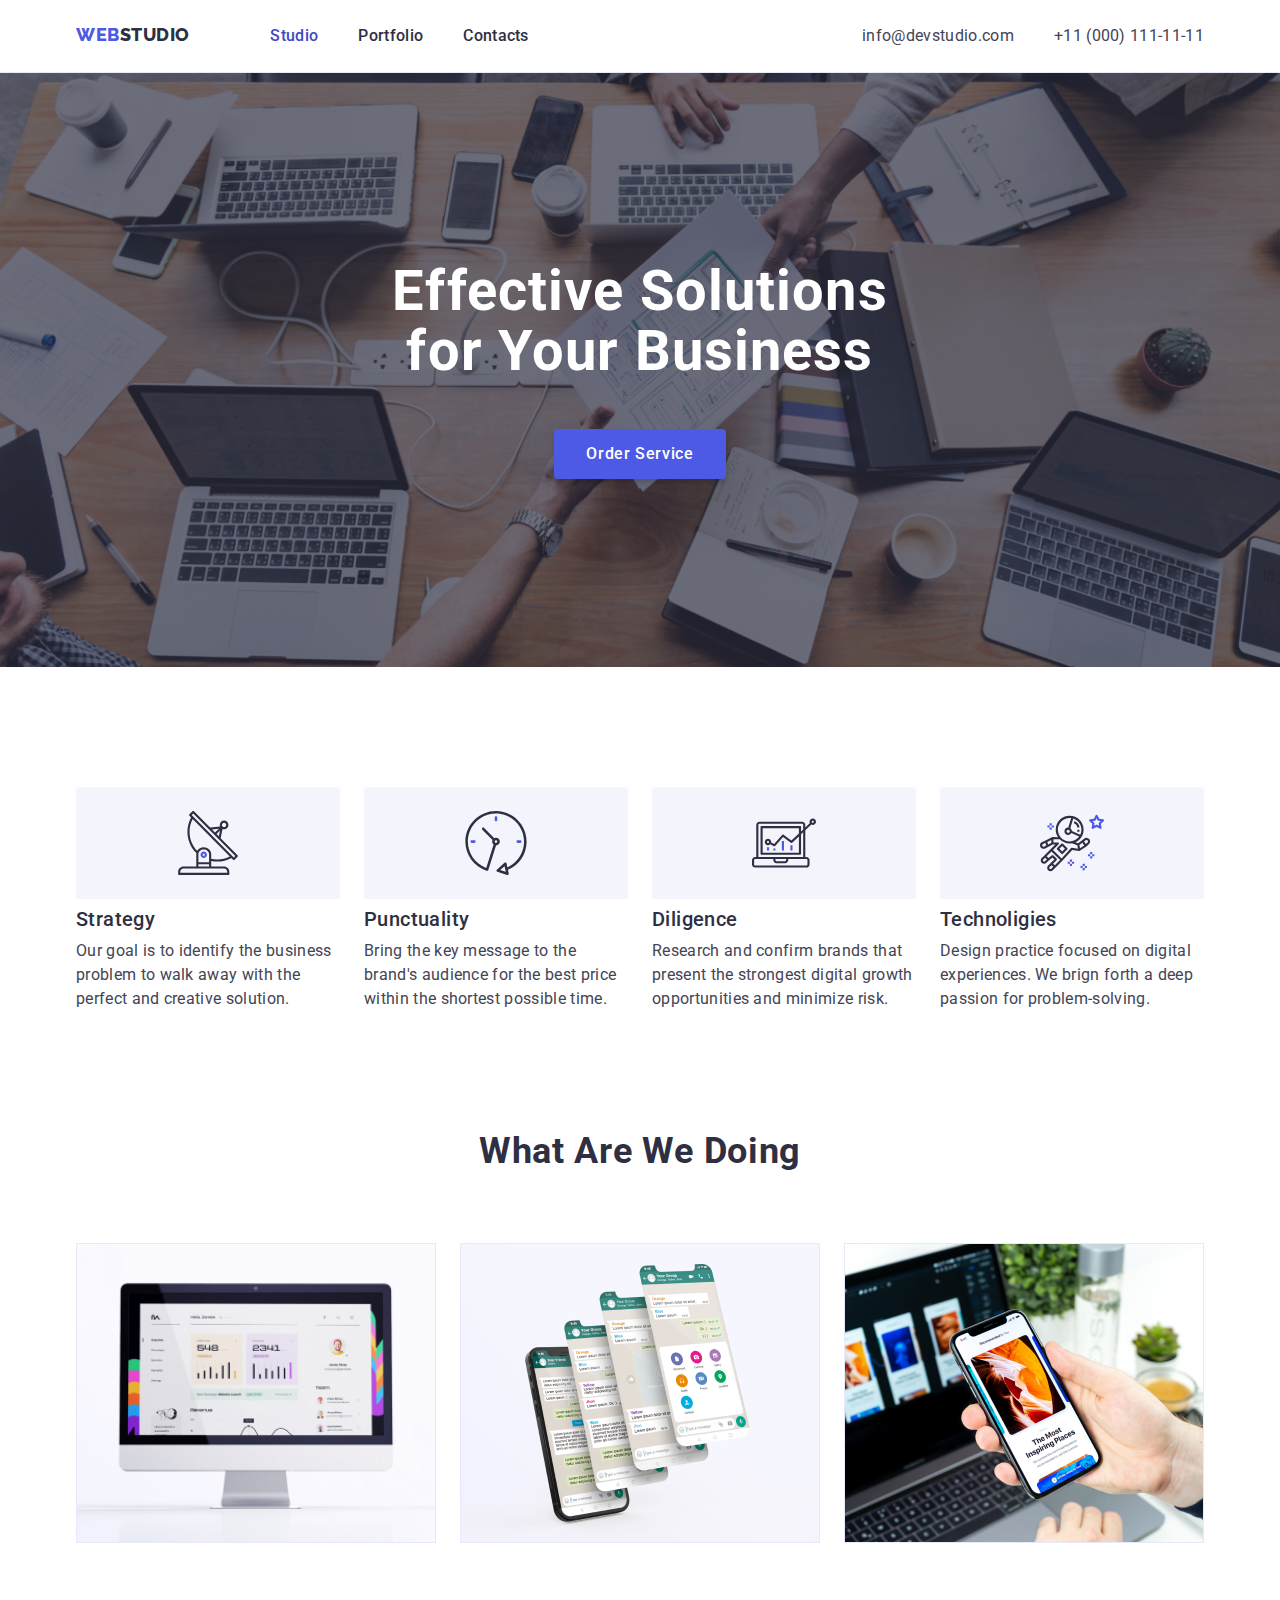
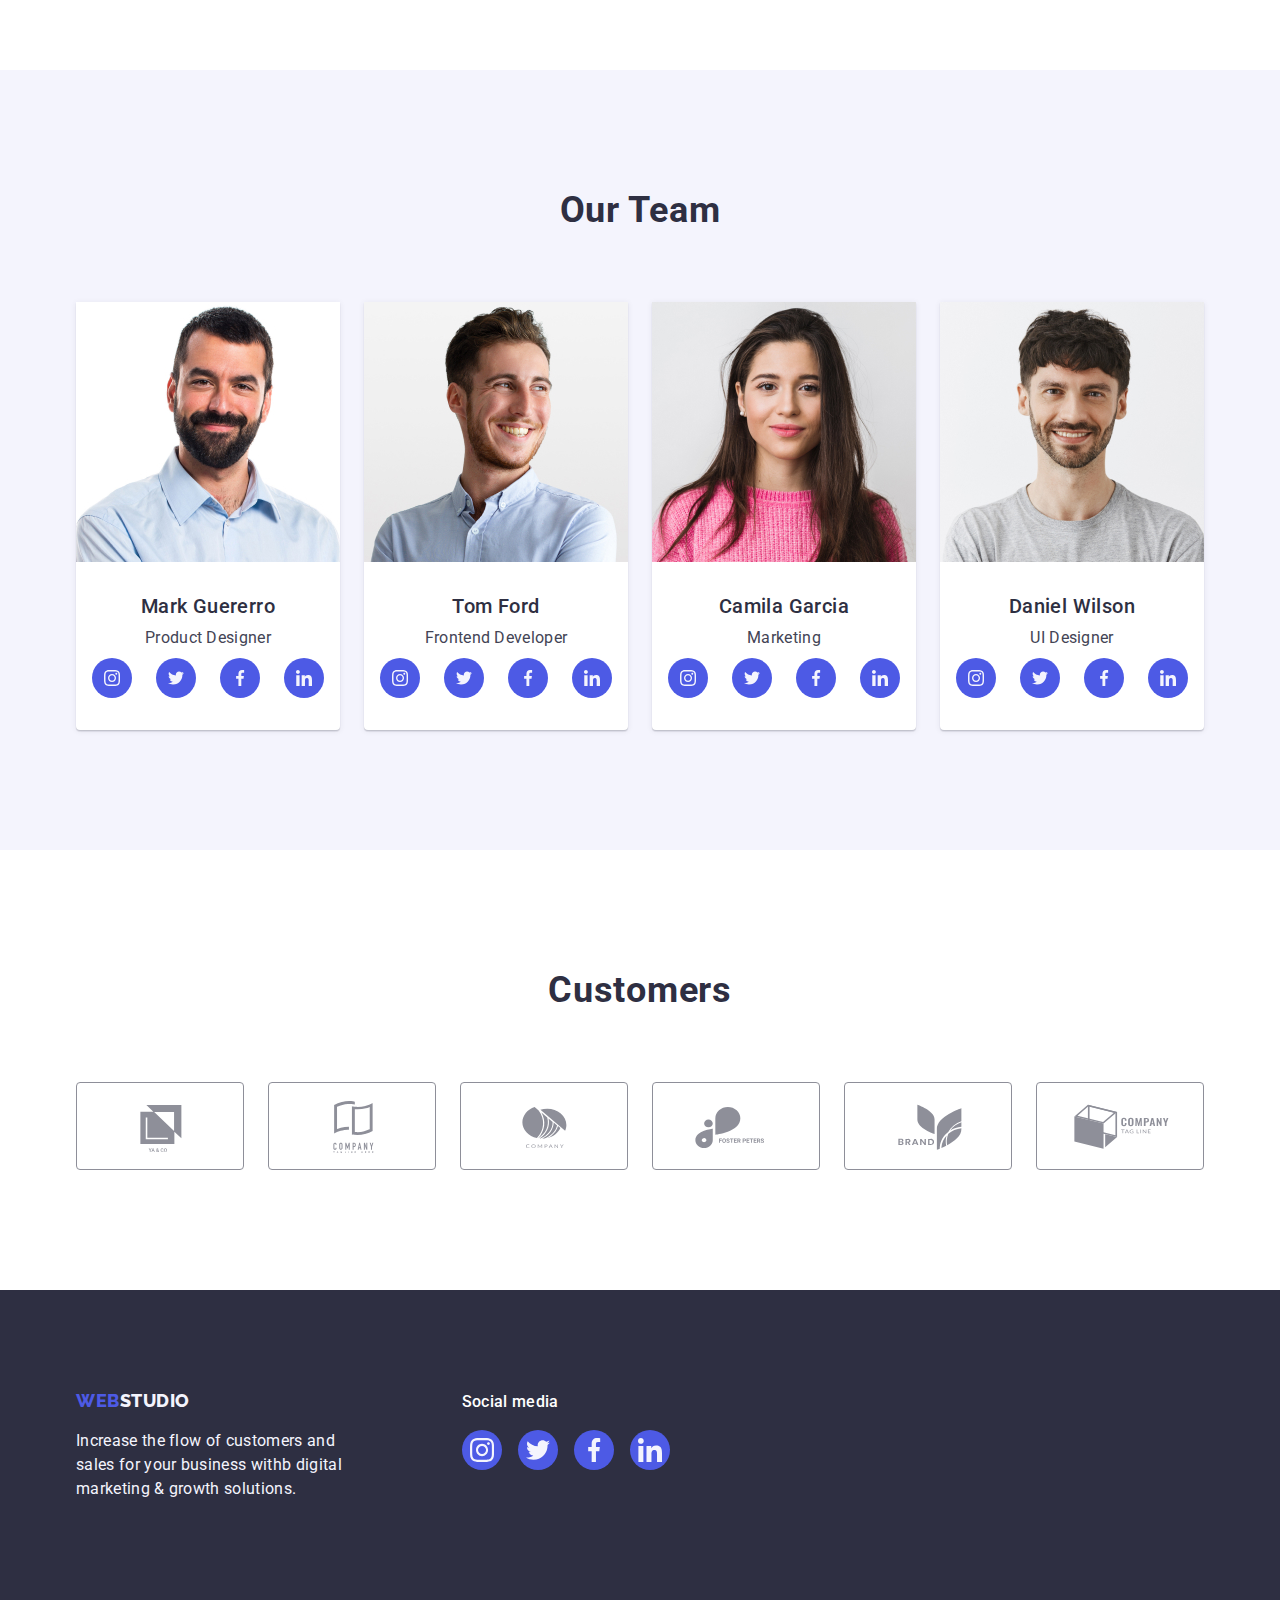
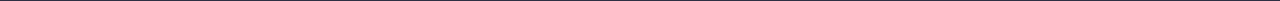
<file: index.html>
<!DOCTYPE html>
<html lang="en">
  <head>
    <meta charset="UTF-8" />
    <meta name="viewport" content="width=device-width, initial-scale=1.0" />
    <title>Go IT WEBSTUDIO - Homework4</title>
    <link
      rel="stylesheet"
      href="https://cdnjs.cloudflare.com/ajax/libs/modern-normalize/2.0.0/modern-normalize.min.css"
    />
    <link rel="stylesheet" href="./css/styles.css" />
    <link
      rel="stylesheet"
      href="https://fonts.googleapis.com/css2?family=Raleway:wght@800&family=Roboto:wght@400;500;700;900&display=swap"
    />
  </head>
  <body>
    <header class="header">
      <div class="container header-container">
        <nav>
          <a href="./index.html" class="logo">
            <span class="weblogo">WEB</span
            ><span class="studiologo">STUDIO</span>
          </a>
          <ul class="nav list">
            <li>
              <a href="./index.html" class="linkpage link-active">Studio</a>
            </li>
            <li>
              <a href="./portfolio.html" class="linkpage">Portfolio</a>
            </li>
            <li><a href="#" class="linkpage">Contacts</a></li>
          </ul>
        </nav>
        <ul class="contactinfo list">
          <li>
            <a href="mailto:info@devstudio.com" class="contacts"
              >info@devstudio.com</a
            >
          </li>
          <li>
            <a href="tel:+110001111111" class="contacts">+11 (000) 111-11-11</a>
          </li>
        </ul>
      </div>
    </header>

    <main>
      <section class="hero">
        <div class="container hero-container">
          <h1 class="sec1-title">Effective Solutions<br />for Your Business</h1>
          <button type="button" class="order-button">Order Service</button>
        </div>
      </section>
      <section class="section">
        <div class="container">
          <ul class="list about-list">
            <li>
              <div class="about-svg">
                <svg class="about-svg_box">
                  <use href="./images/icons.svg#antenna"></use>
                </svg>
              </div>
              <h3 class="about-title">Strategy</h3>
              <p class="about-description">
                Our goal is to identify the business problem to walk away with
                the perfect and creative solution.
              </p>
            </li>
            <li>
              <div class="about-svg">
                <svg class="about-svg_box">
                  <use href="./images/icons.svg#clock"></use>
                </svg>
              </div>
              <h3 class="about-title">Punctuality</h3>
              <p class="about-description">
                Bring the key message to the brand's audience for the best price
                within the shortest possible time.
              </p>
            </li>
            <li>
              <div class="about-svg">
                <svg class="about-svg_box">
                  <use href="./images/icons.svg#diagram"></use>
                </svg>
              </div>
              <h3 class="about-title">Diligence</h3>
              <p class="about-description">
                Research and confirm brands that present the strongest digital
                growth opportunities and minimize risk.
              </p>
            </li>
            <li>
              <div class="about-svg">
                <svg class="about-svg_box">
                  <use href="./images/icons.svg#astronaut"></use>
                </svg>
              </div>
              <h3 class="about-title">Technoligies</h3>
              <p class="about-description">
                Design practice focused on digital experiences. We brign forth a
                deep passion for problem-solving.
              </p>
            </li>
          </ul>
        </div>
      </section>
      <section class="section section-no-top-padding">
        <div class="container">
          <h2 class="section-title">What Are We Doing</h2>
          <ul class="list service-list">
            <li>
              <img
                src="images/what-we-do-1.jpg"
                alt="desktop app"
                width="360"
                height="300"
              />
            </li>
            <li>
              <img
                src="images/what-we-do-2.jpg"
                alt="phone app"
                width="360"
                height="300"
              />
            </li>
            <li>
              <img
                src="images/what-we-do-3.jpg"
                alt="sync bet. devices"
                width="360"
                height="300"
              />
            </li>
          </ul>
        </div>
      </section>
      <section class="section team">
        <div class="container">
          <h2 class="section-title">Our Team</h2>
          <ul class="list team-list">
            <li class="team-item">
              <img
                src="images/our-team-1.jpg"
                alt="Mark Guerrero"
                width="264"
              />
              <h3 class="team-members">Mark Guererro</h3>
              <p class="team-jobrole">Product Designer</p>
              <ul class="team-social list">
                <li>
                  <a href="#" class="team-social-link">
                    <svg class="team-social-link_box">
                      <use href="./images/icons.svg#instagram"></use>
                    </svg>
                  </a>
                </li>
                <li>
                  <a href="#" class="team-social-link">
                    <svg class="team-social-link_box">
                      <use href="./images/icons.svg#twitter"></use>
                    </svg>
                  </a>
                </li>
                <li>
                  <a href="#" class="team-social-link">
                    <svg class="team-social-link_box">
                      <use href="./images/icons.svg#facebook"></use>
                    </svg>
                  </a>
                </li>
                <li>
                  <a href="#" class="team-social-link">
                    <svg class="team-social-link_box">
                      <use href="./images/icons.svg#linkedin"></use>
                    </svg>
                  </a>
                </li>
              </ul>
            </li>
            <li class="team-item">
              <img src="images/our-team-2.jpg" alt="Tom Ford" width="264" />
              <h3 class="team-members">Tom Ford</h3>
              <p class="team-jobrole">Frontend Developer</p>
              <ul class="team-social list">
                <li>
                  <a href="#" class="team-social-link">
                    <svg class="team-social-link_box">
                      <use href="./images/icons.svg#instagram"></use>
                    </svg>
                  </a>
                </li>
                <li>
                  <a href="#" class="team-social-link">
                    <svg class="team-social-link_box">
                      <use href="./images/icons.svg#twitter"></use>
                    </svg>
                  </a>
                </li>
                <li>
                  <a href="#" class="team-social-link">
                    <svg class="team-social-link_box">
                      <use href="./images/icons.svg#facebook"></use>
                    </svg>
                  </a>
                </li>
                <li>
                  <a href="#" class="team-social-link">
                    <svg class="team-social-link_box">
                      <use href="./images/icons.svg#linkedin"></use>
                    </svg>
                  </a>
                </li>
              </ul>
            </li>
            <li class="team-item">
              <img
                src="images/our-team-3.jpg"
                alt="Camila Garcia"
                width="264"
              />
              <h3 class="team-members">Camila Garcia</h3>
              <p class="team-jobrole">Marketing</p>
              <ul class="team-social list">
                <li>
                  <a href="#" class="team-social-link">
                    <svg class="team-social-link_box">
                      <use href="./images/icons.svg#instagram"></use>
                    </svg>
                  </a>
                </li>
                <li>
                  <a href="#" class="team-social-link">
                    <svg class="team-social-link_box">
                      <use href="./images/icons.svg#twitter"></use>
                    </svg>
                  </a>
                </li>
                <li>
                  <a href="#" class="team-social-link">
                    <svg class="team-social-link_box">
                      <use href="./images/icons.svg#facebook"></use>
                    </svg>
                  </a>
                </li>
                <li>
                  <a href="#" class="team-social-link">
                    <svg class="team-social-link_box">
                      <use href="./images/icons.svg#linkedin"></use>
                    </svg>
                  </a>
                </li>
              </ul>
            </li>
            <li class="team-item">
              <img
                src="images/our-team-4.jpg"
                alt="Daniel Wilson"
                width="264"
              />
              <h3 class="team-members">Daniel Wilson</h3>
              <p class="team-jobrole">UI Designer</p>
              <ul class="team-social list">
                <li>
                  <a href="#" class="team-social-link">
                    <svg class="team-social-link_box">
                      <use href="./images/icons.svg#instagram"></use>
                    </svg>
                  </a>
                </li>
                <li>
                  <a href="#" class="team-social-link">
                    <svg class="team-social-link_box">
                      <use href="./images/icons.svg#twitter"></use>
                    </svg>
                  </a>
                </li>
                <li>
                  <a href="#" class="team-social-link">
                    <svg class="team-social-link_box">
                      <use href="./images/icons.svg#facebook"></use>
                    </svg>
                  </a>
                </li>
                <li>
                  <a href="#" class="team-social-link">
                    <svg class="team-social-link_box">
                      <use href="./images/icons.svg#linkedin"></use>
                    </svg>
                  </a>
                </li>
              </ul>
            </li>
          </ul>
        </div>
      </section>
      <section class="section">
        <div class="container">
          <h2 class="section-title">Customers</h2>
        </div>
        <ul class="list customer">
          <li>
            <a href="#" class="customer-link">
              <svg class="customer-link_box">
                <use href="./images/icons.svg#customer-1"></use>
              </svg>
            </a>
          </li>
          <li>
            <a href="#" class="customer-link">
              <svg class="customer-link_box">
                <use href="./images/icons.svg#customer-2"></use>
              </svg>
            </a>
          </li>
          <li>
            <a href="#" class="customer-link">
              <svg class="customer-link_box">
                <use href="./images/icons.svg#customer-3"></use>
              </svg>
            </a>
          </li>
          <li>
            <a href="#" class="customer-link">
              <svg class="customer-link_box">
                <use href="./images/icons.svg#customer-4"></use>
              </svg>
            </a>
          </li>
          <li>
            <a href="#" class="customer-link">
              <svg class="customer-link_box">
                <use href="./images/icons.svg#customer-5"></use>
              </svg>
            </a>
          </li>
          <li>
            <a href="#" class="customer-link">
              <svg class="customer-link_box">
                <use href="./images/icons.svg#customer-6"></use>
              </svg>
            </a>
          </li>
        </ul>
      </section>
    </main>

    <footer class="footer">
      <div class="container row">
        <div class="footer-container">
          <a href="./index.html" class="logo">
            <span class="weblogo">WEB</span
            ><span class="studiologo2">STUDIO</span>
          </a>
          <p class="motto">
            Increase the flow of customers and <br />sales for your business
            withb digital<br />marketing & growth solutions.
          </p>
        </div>
        <div class="footer-container social-media-container">
          <p class="social-media">Social media</p>
          <ul class="footer-social list">
            <li>
              <a href="#" class="footer-social-link">
                <svg class="footer-social-link_box">
                  <use href="./images/icons.svg#instagram"></use>
                </svg>
              </a>
            </li>
            <li>
              <a href="#" class="footer-social-link">
                <svg class="footer-social-link_box">
                  <use href="./images/icons.svg#twitter"></use>
                </svg>
              </a>
            </li>
            <li>
              <a href="#" class="footer-social-link">
                <svg class="footer-social-link_box">
                  <use href="./images/icons.svg#facebook"></use>
                </svg>
              </a>
            </li>
            <li>
              <a href="#" class="footer-social-link">
                <svg class="footer-social-link_box">
                  <use href="./images/icons.svg#linkedin"></use>
                </svg>
              </a>
            </li>
          </ul>
        </div>
      </div>
    </footer>
  </body>
</html>
</file>
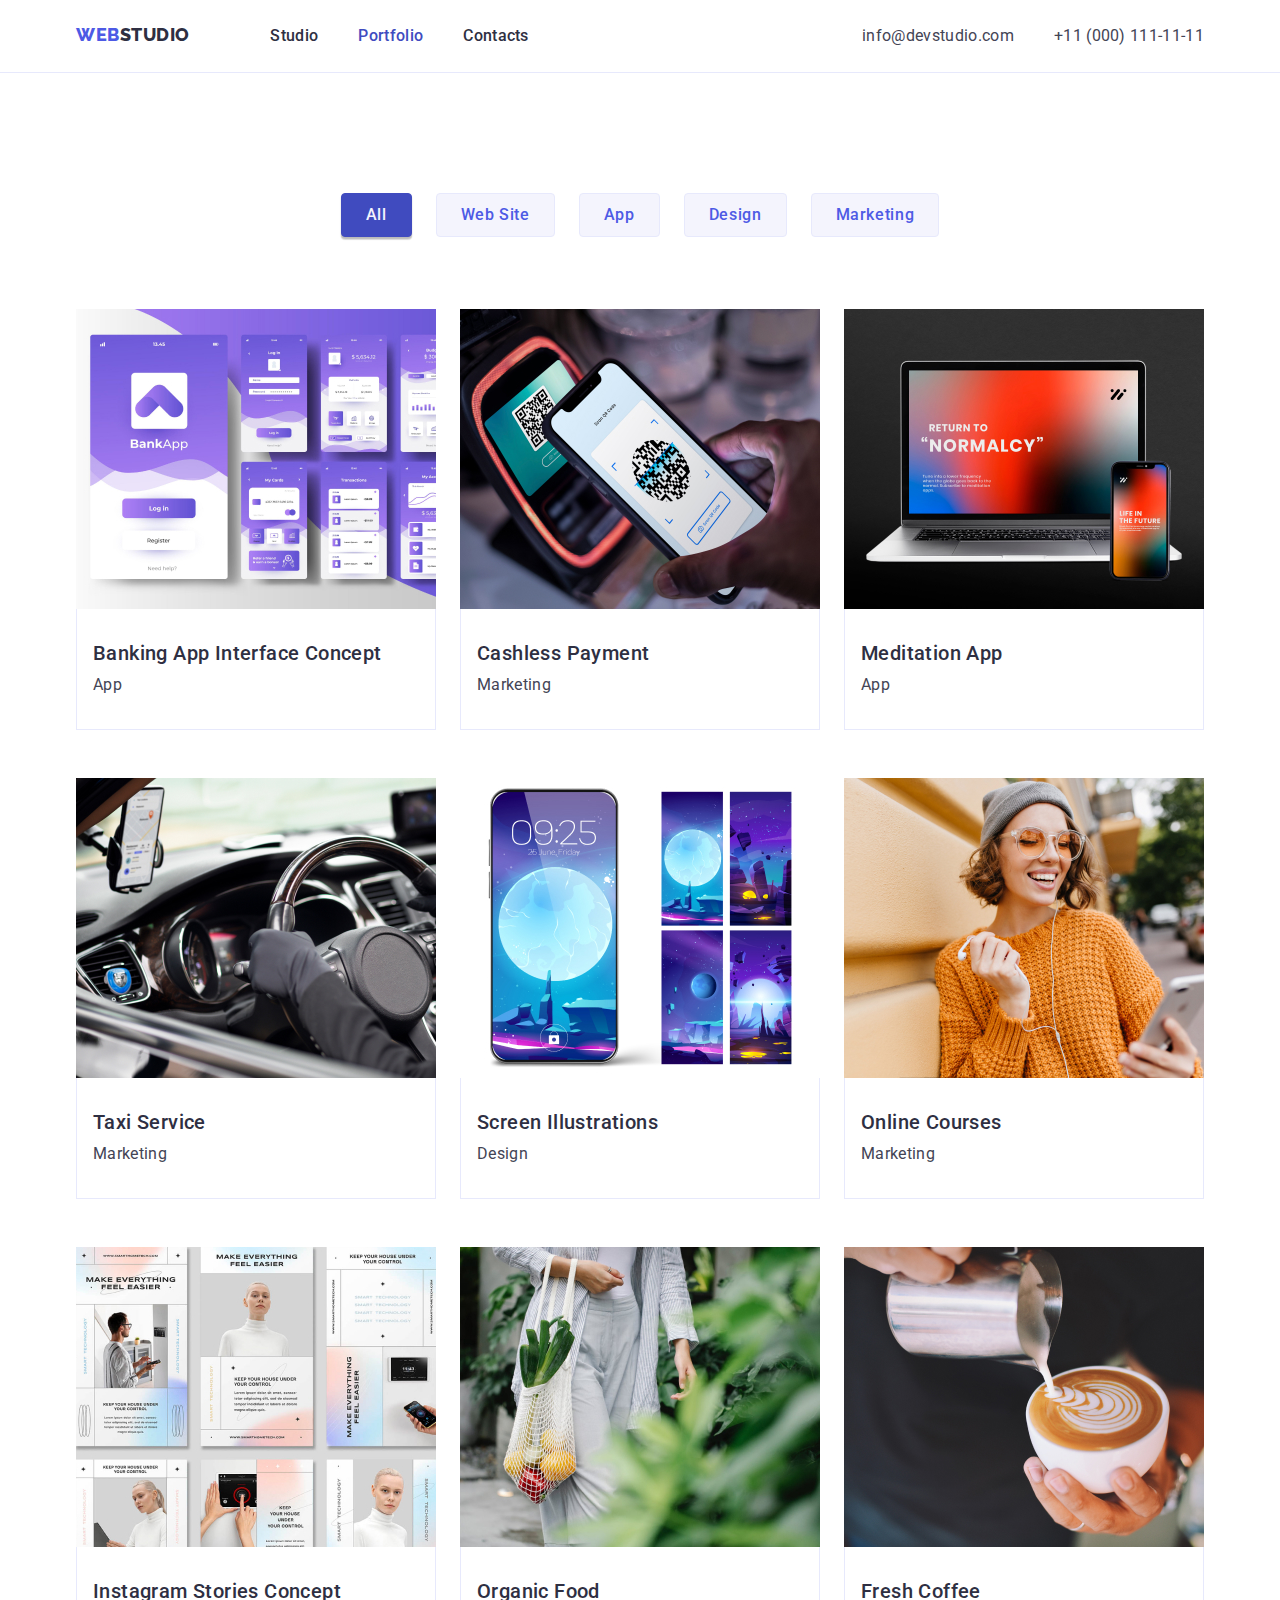
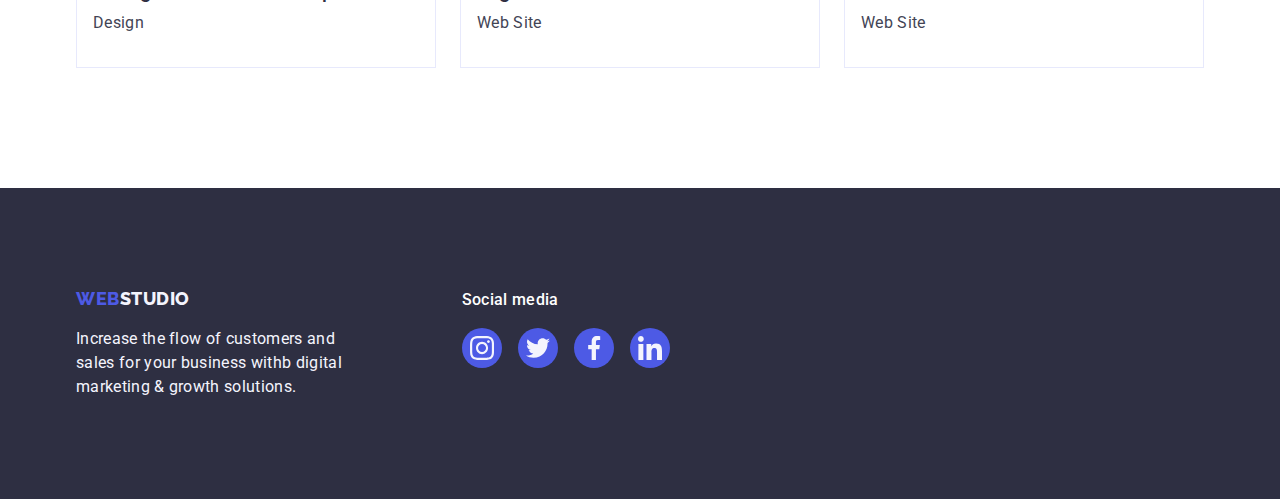
<file: portfolio.html>
<!DOCTYPE html>
<html lang="en">
  <head>
    <meta charset="UTF-8" />
    <meta name="viewport" content="width=device-width, initial-scale=1.0" />
    <title>Go IT WEBSTUDIO - Homework4</title>
    <link
      rel="stylesheet"
      href="https://cdnjs.cloudflare.com/ajax/libs/modern-normalize/2.0.0/modern-normalize.min.css"
    />
    <link rel="stylesheet" href="./css/styles.css" />
    <link
      rel="stylesheet"
      href="https://fonts.googleapis.com/css2?family=Raleway:wght@800&family=Roboto:wght@400;500;700;900&display=swap"
    />
  </head>
  <body>
    <header class="header">
      <div class="container header-container">
        <nav>
          <a href="./index.html" class="logo">
            <span class="weblogo">WEB</span
            ><span class="studiologo">STUDIO</span>
          </a>
          <ul class="nav list">
            <li><a href="./index.html" class="linkpage visited">Studio</a></li>
            <li>
              <a href="./portfolio.html" class="linkpage link-active"
                >Portfolio</a
              >
            </li>
            <li><a href="#" class="linkpage visited">Contacts</a></li>
          </ul>
        </nav>
        <ul class="contactinfo list">
          <li>
            <a href="mailto:info@devstudio.com" class="contacts"
              >info@devstudio.com</a
            >
          </li>
          <li>
            <a href="tel:+110001111111" class="contacts">+11 (000) 111-11-11</a>
          </li>
        </ul>
      </div>
    </header>

    <main>
      <section class="section">
        <div class="container portfolio-container">
          <ul class="list filter-list">
            <li>
              <button type="button" class="filter-button active-filter">
                All
              </button>
            </li>
            <li>
              <button type="button" class="filter-button">Web Site</button>
            </li>
            <li>
              <button type="button" class="filter-button">App</button>
            </li>
            <li>
              <button type="button" class="filter-button">Design</button>
            </li>
            <li>
              <button type="button" class="filter-button">Marketing</button>
            </li>
          </ul>
          <ul class="portfolio list">
            <li>
              <a href="#" class="portfolio-link">
                <img
                  src="images/project-1.jpg"
                  alt="bank app"
                  width="360"
                  height="300"
                />
                <div class="portfolio-meta">
                  <h3 class="portfolio-service">
                    Banking App Interface Concept
                  </h3>
                  <p class="portfolio-category">App</p>
                </div>
              </a>
            </li>
            <li>
              <a href="#" class="portfolio-link">
                <img
                  src="images/project-2.jpg"
                  alt="cashless"
                  width="360"
                  height="300"
                />
                <div class="portfolio-meta">
                  <h3 class="portfolio-service">Cashless Payment</h3>
                  <p class="portfolio-category">Marketing</p>
                </div>
              </a>
            </li>
            <li>
              <a href="#" class="portfolio-link">
                <img
                  src="images/project-3.jpg"
                  alt="meditation app"
                  width="360"
                  height="300"
                />
                <div class="portfolio-meta">
                  <h3 class="portfolio-service">Meditation App</h3>
                  <p class="portfolio-category">App</p>
                </div>
              </a>
            </li>
            <li>
              <a href="#" class="portfolio-link">
                <img
                  src="images/project-4.jpg"
                  alt="taxi service"
                  width="360"
                  height="300"
                />
                <div class="portfolio-meta">
                  <h3 class="portfolio-service">Taxi Service</h3>
                  <p class="portfolio-category">Marketing</p>
                </div>
              </a>
            </li>
            <li>
              <a href="#" class="portfolio-link">
                <img
                  src="images/project-5.jpg"
                  alt="screen illustrations"
                  width="360"
                  height="300"
                />
                <div class="portfolio-meta">
                  <h3 class="portfolio-service">Screen Illustrations</h3>
                  <p class="portfolio-category">Design</p>
                </div>
              </a>
            </li>
            <li>
              <a href="#" class="portfolio-link">
                <img
                  src="images/project-6.jpg"
                  alt="online courses"
                  width="360"
                  height="300"
                />
                <div class="portfolio-meta">
                  <h3 class="portfolio-service">Online Courses</h3>
                  <p class="portfolio-category">Marketing</p>
                </div>
              </a>
            </li>
            <li>
              <a href="#" class="portfolio-link">
                <img
                  src="images/project-7.jpg"
                  alt="instagram stories"
                  width="360"
                  height="300"
                />
                <div class="portfolio-meta">
                  <h3 class="portfolio-service">Instagram Stories Concept</h3>
                  <p class="portfolio-category">Design</p>
                </div>
              </a>
            </li>
            <li>
              <a href="#" class="portfolio-link">
                <img
                  src="images/project-8.jpg"
                  alt="organic food"
                  width="360"
                  height="300"
                />
                <div class="portfolio-meta">
                  <h3 class="portfolio-service">Organic Food</h3>
                  <p class="portfolio-category">Web Site</p>
                </div>
              </a>
            </li>
            <li>
              <a href="#" class="portfolio-link">
                <img
                  src="images/project-9.jpg"
                  alt="fresh coffee"
                  width="360"
                  height="300"
                />
                <div class="portfolio-meta">
                  <h3 class="portfolio-service">Fresh Coffee</h3>
                  <p class="portfolio-category">Web Site</p>
                </div>
              </a>
            </li>
          </ul>
        </div>
      </section>
    </main>

    <footer class="footer">
      <div class="container row">
        <div class="footer-container">
          <a href="./index.html" class="logo">
            <span class="weblogo">WEB</span
            ><span class="studiologo2">STUDIO</span>
          </a>
          <p class="motto">
            Increase the flow of customers and <br />sales for your business
            withb digital<br />marketing & growth solutions.
          </p>
        </div>
        <div class="footer-container social-media-container">
          <p class="social-media">Social media</p>
          <ul class="footer-social list">
            <li>
              <a href="#" class="footer-social-link">
                <svg class="footer-social-link_box">
                  <use href="./images/icons.svg#instagram"></use>
                </svg>
              </a>
            </li>
            <li>
              <a href="#" class="footer-social-link">
                <svg class="footer-social-link_box">
                  <use href="./images/icons.svg#twitter"></use>
                </svg>
              </a>
            </li>
            <li>
              <a href="#" class="footer-social-link">
                <svg class="footer-social-link_box">
                  <use href="./images/icons.svg#facebook"></use>
                </svg>
              </a>
            </li>
            <li>
              <a href="#" class="footer-social-link">
                <svg class="footer-social-link_box">
                  <use href="./images/icons.svg#linkedin"></use>
                </svg>
              </a>
            </li>
          </ul>
        </div>
      </div>
    </footer>
  </body>
</html>
</file>
<file: css/styles.css>
:root {
  --iris: #4d5ae5;
  --navyblue: #2e2f42;
  --ocean: #404bbf;
  --white: #fff;
  --slate: #434455;
  --cornflower: #e7e9fc;
  --cloud: #f4f4fd;
  --light-slate: #8e8f99;
  --green: #31d0aa;
}

h1,
h2,
h3,
h4,
h5,
h6,
p {
  margin: 0;
}

ul {
  margin: 0;
  padding: 0;
}

img {
  display: block;
  max-width: 100%;
  height: auto;
}

html {
  box-sizing: border-box;
}

*,
*::before,
*::after {
  box-sizing: inherit;
}

body {
  font-family: Roboto, sans-serif;
  font-size: 16px;
  font-style: normal;
  font-weight: 400;
  line-height: 24px;
  letter-spacing: 0.32px;
}

.container {
  width: 1158px;
  margin: 0 auto;
  padding: 0 15px;
}

.section {
  padding-top: 120px;
  padding-bottom: 120px;
}

.list {
  list-style: none;
  margin: 0;
  padding: 0;
}

.header {
  padding: 24px 0;
  border-bottom: 1px solid var(--cornflower, #e7e9fc);
}

.header-container {
  display: flex;
  justify-content: space-between;
  align-items: center;
  flex-shrink: 0;
}

.logo {
  text-decoration: none;
  font-family: Raleway, sans-serif;
  font-size: 18px;
  font-weight: 800;
  line-height: 21px;
  letter-spacing: 0.54px;
  text-transform: uppercase;
}

.weblogo {
  color: var(--iris, #4d5ae5);
}

.studiologo {
  color: var(--navyblue, #2e2f42);
}

.nav {
  display: inline-flex;
  justify-content: center;
  align-items: flex-start;
  gap: 40px;
  margin-left: 76px;
}

.linkpage {
  text-decoration: none;
  color: var(--navyblue, #2e2f42);
  font-weight: 500;
}

.linkpage:hover,
.linkpage:focus {
  color: var(--ocean, #404bbf);
}

.link-active {
  color: var(--ocean, #404bbf);
}

.contactinfo {
  display: inline-flex;
  align-items: flex-start;
  gap: 40px;
}

.contacts {
  color: var(--slate, #434455);
  text-decoration: none;
}

.contacts:hover,
.contacts:focus {
  color: var(--ocean, #404bbf);
}

.hero {
  background-image: linear-gradient(
      to right,
      rgba(46, 47, 66, 0.7),
      rgba(46, 47, 66, 0.7)
    ),
    url(../images/hero-bg.jpg);
  background-repeat: no-repeat;
  background-position: center;
  background-size: cover;
  padding: 188px 0;
  flex-shrink: 0;
}

.hero-container {
  text-align: center;
}

.sec1-title {
  color: var(--white, #fff);
  text-align: center;
  font-size: 56px;
  font-weight: 700;
  line-height: 60px;
  letter-spacing: 1.12px;
  margin-bottom: 48px;
}

.order-button {
  cursor: pointer;
  color: var(--white, #fff);
  background: var(--iris, #4d5ae5);
  font-family: inherit;
  font-size: 16px;
  font-weight: 500;
  letter-spacing: 0.64px;
  border: none;
  border-radius: 4px;
  box-shadow: 0px 4px 4px 0px rgba(0, 0, 0, 0.15);
  display: inline-flex;
  padding: 16px 32px;
  align-items: flex-start;
  gap: 10px;
}

.order-button:hover,
.order-button:focus {
  color: var(--white, #fff);
  background-color: var(--ocean, #05092f);
}

.section {
  background-color: var(--white, #fff);
}

.about-list {
  display: flex;
  gap: 24px;
}

.about-svg {
  width: 264px;
  height: 112px;
  display: flex;
  align-items: center;
  justify-content: center;
  border-radius: 4px;
  background: var(--cloud, #f4f4fd);
  margin-bottom: 8px;
}

.about-svg_box {
  width: 64px;
  height: 64px;
}

.about-title {
  color: var(--navyblue, #2e2f42);
  font-size: 20px;
  font-weight: 500;
  letter-spacing: 0.4px;
  margin-bottom: 8px;
}

.about-description {
  color: var(--slate, #434455);
  display: flex;
  width: 264px;
  flex-direction: column;
  align-items: flex-start;
}

.section-title {
  color: var(--navyblue, #2e2f42);
  text-align: center;
  font-size: 36px;
  font-weight: 700;
  line-height: 40px;
  letter-spacing: 0.72px;
  text-transform: capitalize;
  margin-bottom: 72px;
}

.section-no-top-padding {
  padding-top: 0;
}

.service-list {
  display: inline-flex;
  gap: 24px;
}

.team {
  background-color: var(--cloud, #f4f4fd);
}

.team-list {
  display: flex;
  gap: 24px;
}

.team-item {
  background-color: var(--white, #fff);
  padding-bottom: 32px;
  text-align: center;
  border-radius: 0px 0px 4px 4px;
  box-shadow: 0px 2px 1px 0px rgba(46, 47, 66, 0.08),
    0px 1px 1px 0px rgba(46, 47, 66, 0.16),
    0px 1px 6px 0px rgba(46, 47, 66, 0.08);
}

.team-members {
  color: var(--navyblue, #2e2f42);
  font-size: 20px;
  font-weight: 500;
  letter-spacing: 0.4px;
  margin-top: 32px;
  margin-bottom: 8px;
}

.team-jobrole {
  color: var(--slate, #434455);
}

.team-social {
  display: flex;
  justify-content: center;
  align-items: center;
  gap: 24px;
  margin-top: 8px;
}

.team-social-link {
  display: flex;
  justify-content: center;
  align-items: center;
  width: 40px;
  height: 40px;
  background-color: var(--iris, #4d5ae5);
  border-radius: 50px;
  cursor: pointer;
  color: var(---cloud, #f4f4fd);
}

.team-social-link:hover,
.team-social-link:focus {
  background-color: var(--ocean, #404bbf);
}

.team-social-link_box {
  width: 16px;
  height: 16px;
  fill: currentColor;
}

.customer {
  display: flex;
  justify-content: center;
  align-items: center;
  gap: 24px;
}

.customer-link {
  display: flex;
  justify-content: center;
  align-items: center;
  width: 168px;
  height: 88px;
  border-radius: 4px;
  border: 1px solid var(--lightslate, #8e8f99);
  color: var(--light-slate, #8e8f99);
}

.customer-link:hover,
.customer-link:focus {
  border-color: var(--ocean, #404bbf);
  color: var(--ocean, #404bbf);
  cursor: pointer;
}

.customer-link_box {
  width: 104px;
  height: 56px;
  fill: currentColor;
}

.portfolio-container {
  display: flex;
  flex-direction: column;
  align-items: center;
}

.filter-list {
  display: inline-flex;
  align-items: flex-start;
  gap: 24px;
  margin-bottom: 72px;
}

.filter-button {
  cursor: pointer;
  color: var(--iris, #4d5ae5);
  background-color: var(--cloud, #f4f4fd);
  text-align: center;
  font-family: inherit;
  font-size: 16px;
  font-weight: 500;
  letter-spacing: 0.64px;
  border-radius: 4px;
  padding: 12px 24px;
  border: 1px solid var(--cornflower, #e7e9fc);
}

.active-filter,
.filter-button:hover,
.filter-button:focus {
  color: var(--cloud, #f4f4fd);
  background-color: var(--ocean, #05092f);
  border-color: var(--ocean, #05092f);
  box-shadow: 0px 2px 2px 0px rgba(0, 0, 0, 0.12),
    0px 2px 1px 0px rgba(0, 0, 0, 0.08), 0px 3px 1px 0px rgba(0, 0, 0, 0.1);
}

.portfolio {
  display: flex;
  flex-wrap: wrap;
  gap: 48px 24px;
}

.portfolio-link {
  text-decoration: none;
  display: block;
}

.portfolio-link:hover,
.portfolio-link:focus {
  cursor: pointer;
  border: var(--cloud, #f4f4fd);
  box-shadow: 0px 2px 1px 0px rgba(46, 47, 66, 0.08),
    0px 1px 1px 0px rgba(46, 47, 66, 0.16),
    0px 1px 6px 0px rgba(46, 47, 66, 0.08);
}

.portfolio-meta {
  padding: 32px 16px;
  border: 1px solid var(--cornflower, #e7e9fc);
  border-top: none;
}

.portfolio-service {
  color: var(--navyblue, #2e2f42);
  font-size: 20px;
  font-weight: 500;
  letter-spacing: 0.4px;
  margin-bottom: 8px;
}

.portfolio-category {
  color: var(--slate, #434455);
}

.footer {
  background-color: var(--navyblue, #2e2f42);
  padding: 100px 0;
}

.row {
  display: flex;
  flex-direction: row;
}

.footer-container {
  display: flex;
  flex-direction: column;
}

.studiologo2 {
  color: var(--cloud, #f4f4fd);
}

.motto {
  color: var(--cloud, #f4f4fd);
  margin-top: 17.5px;
}

.social-media-container {
  display: flex;
  flex-direction: column;
  margin-left: 120px;
}

.social-media {
  color: var(--white, #fff);
  font-weight: 500;
}

.footer-social {
  display: inline-flex;
  align-items: flex-start;
  gap: 16px;
  margin-top: 16px;
}

.footer-social-link {
  display: flex;
  justify-content: center;
  align-items: center;
  width: 40px;
  height: 40px;
  background-color: var(--iris, #4d5ae5);
  border-radius: 50px;
  cursor: pointer;
  color: var(---cloud, #f4f4fd);
}

.footer-social-link:hover,
.footer-social-link:focus {
  background-color: var(--green, #31d0aa);
}

.footer-social-link_box {
  width: 24px;
  height: 24px;
  fill: currentColor;
}
</file>
